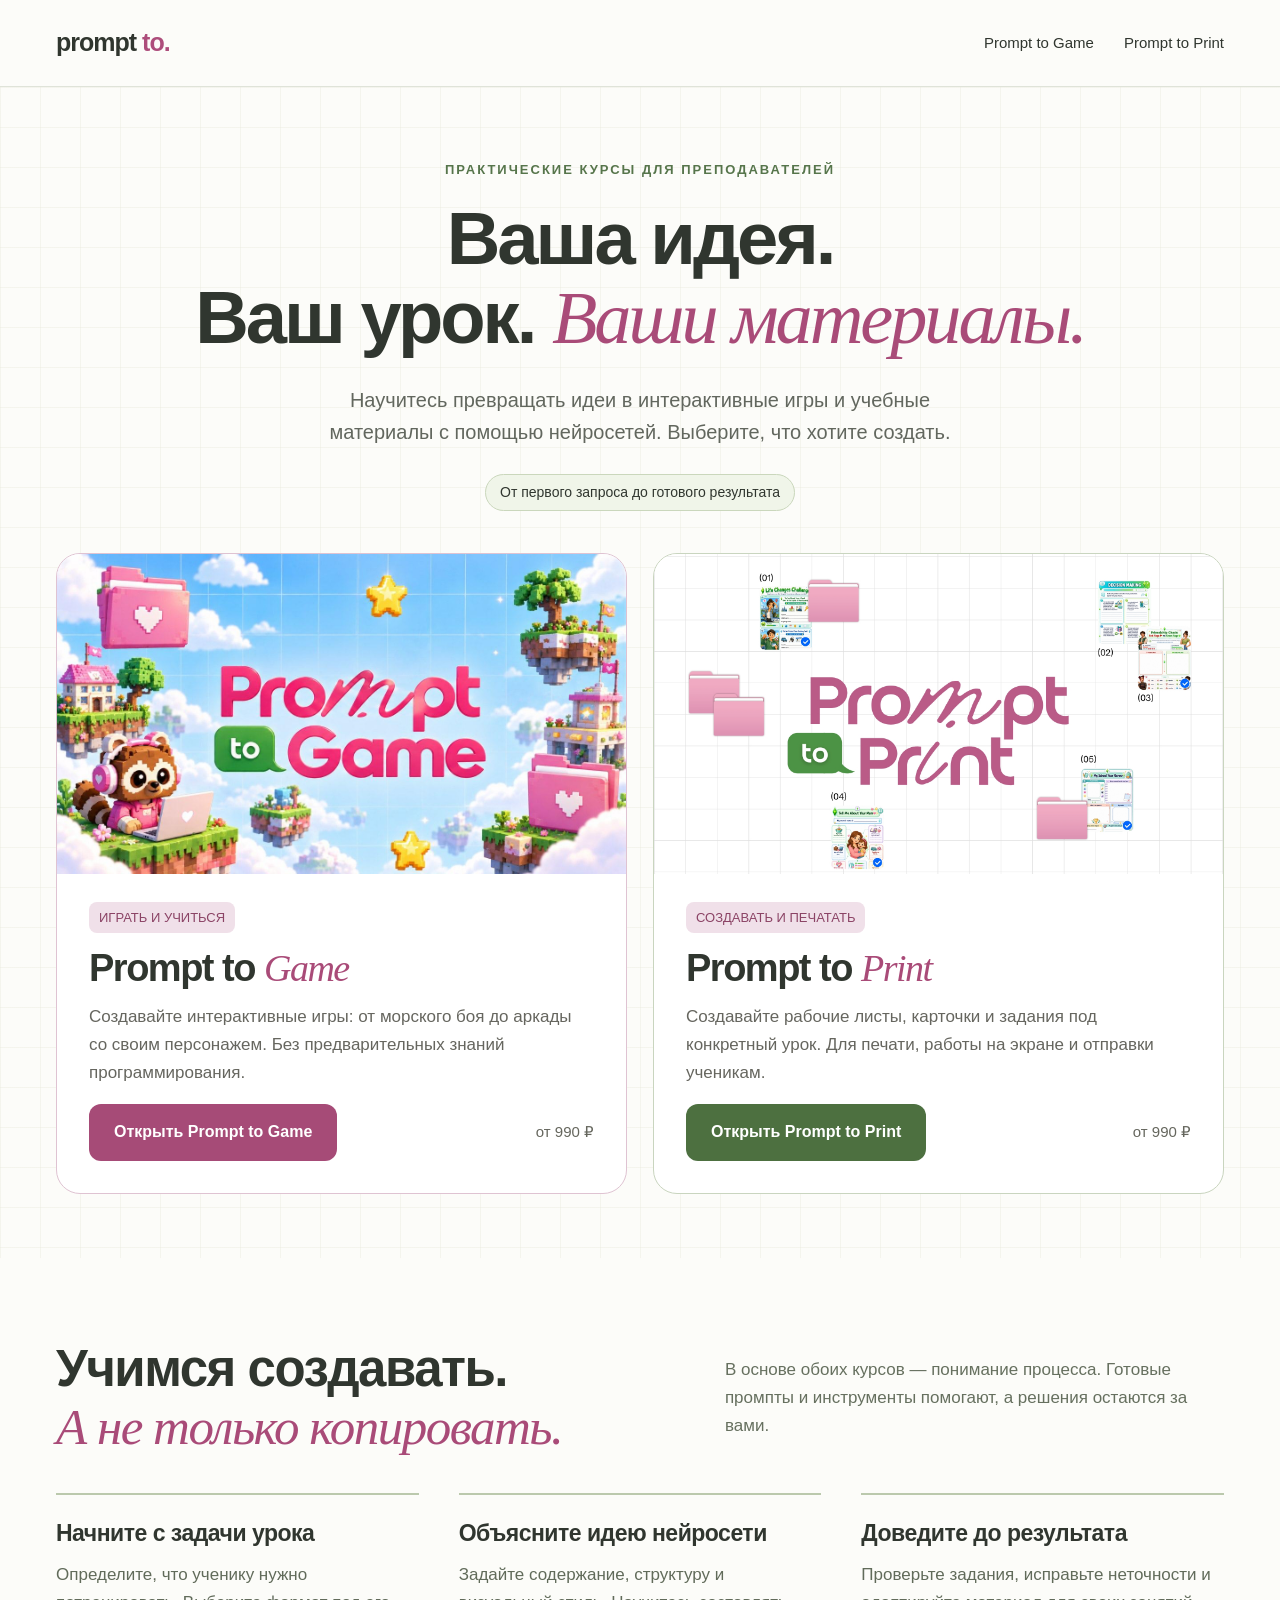
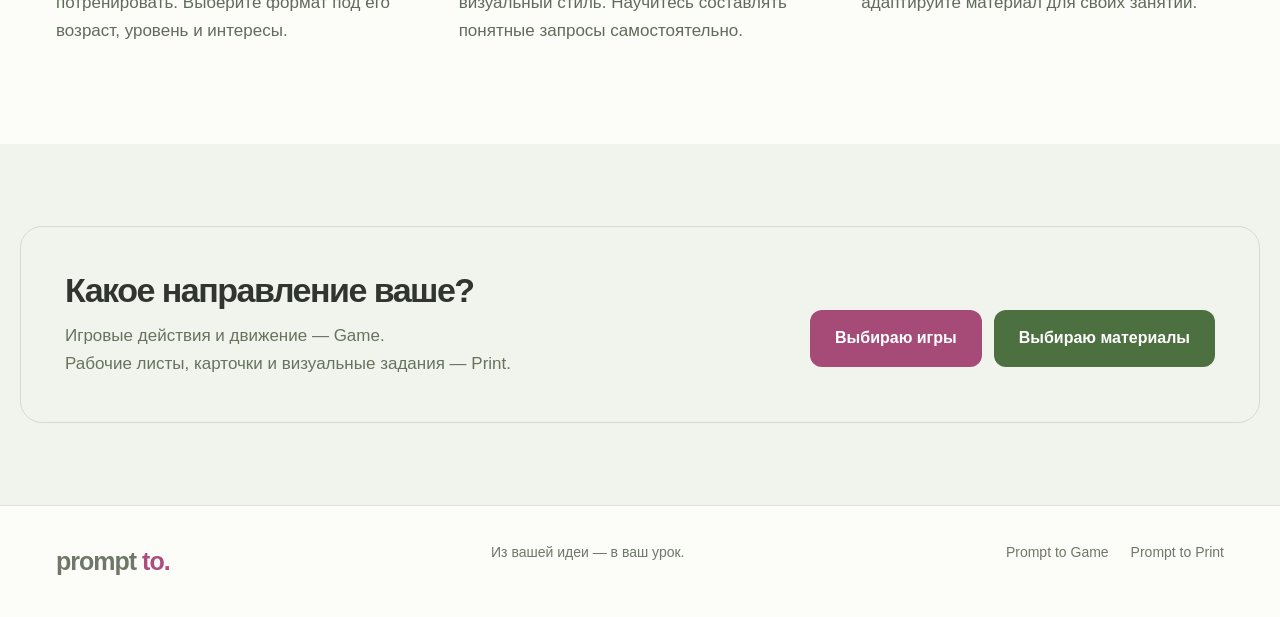
<file: index.html>
<!doctype html><html lang="ru"><head><meta charset="utf-8"><meta name="viewport" content="width=device-width,initial-scale=1"><title>Prompt to — игры и материалы для ваших уроков</title><meta name="description" content="Два курса для преподавателей: создавайте интерактивные игры и учебные материалы с нейросетями. Программы, подарки и тарифы от 990 ₽."><meta name="theme-color" content="#fcfcf9"><meta property="og:title" content="Prompt to — игры и материалы для ваших уроков"><meta property="og:description" content="Два курса для преподавателей: создавайте интерактивные игры и учебные материалы с нейросетями. Программы, подарки и тарифы от 990 ₽."><meta property="og:type" content="website"><link rel="icon" href="assets/icon.svg" type="image/svg+xml"><link rel="stylesheet" href="assets/style.css"><script defer src="assets/site.js"></script></head><body class="home-page"><a class="skip" href="#main">К содержанию</a><header><div class="wrap nav"><a class="logo" href="index.html" aria-label="Prompt to — главная">prompt<i> to.</i></a><button class="mobilemenu" aria-expanded="false" aria-controls="navigation">Меню</button><nav class="navlinks" id="navigation" aria-label="Основная навигация"><a href="game.html">Prompt to Game</a><a href="print.html">Prompt to Print</a></nav></div></header><main id="main"><section class="hero homehero"><div class="wrap"><div class="eyebrow">Практические курсы для преподавателей</div><h1>Ваша идея.<br>Ваш урок. <em>Ваши материалы.</em></h1><p class="lead">Научитесь превращать идеи в интерактивные игры и учебные материалы с помощью нейросетей. Выберите, что хотите создать.</p><span class="tag">От первого запроса до готового результата</span><div class="pathgrid"><article class="path"><div class="art"><img src="assets/game.jpg" alt="Обложка курса Prompt to Game" width="1920" height="1080"></div><div class="pathbody"><span class="pill">ИГРАТЬ И УЧИТЬСЯ</span><h2>Prompt to <em>Game</em></h2><p>Создавайте интерактивные игры: от морского боя до аркады со своим персонажем. Без предварительных знаний программирования.</p><div class="pathfoot"><a class="btn" href="game.html">Открыть Prompt to Game</a><span class="pricefrom">от 990 ₽</span></div></div></article><article class="path print"><div class="art"><img src="assets/print.jpg" alt="Обложка курса Prompt to Print" width="1920" height="1080"></div><div class="pathbody"><span class="pill">СОЗДАВАТЬ И ПЕЧАТАТЬ</span><h2>Prompt to <em>Print</em></h2><p>Создавайте рабочие листы, карточки и задания под конкретный урок. Для печати, работы на экране и отправки ученикам.</p><div class="pathfoot"><a class="btn green" href="print.html">Открыть Prompt to Print</a><span class="pricefrom">от 990 ₽</span></div></div></article></div></div></section><section class="section"><div class="wrap"><div class="sectionhead"><h2>Учимся создавать.<br><em>А не только копировать.</em></h2><p>В основе обоих курсов — понимание процесса. Готовые промпты и инструменты помогают, а решения остаются за вами.</p></div><div class="steps"><article><h3>Начните с задачи урока</h3><p>Определите, что ученику нужно потренировать. Выберите формат под его возраст, уровень и интересы.</p></article><article><h3>Объясните идею нейросети</h3><p>Задайте содержание, структуру и визуальный стиль. Научитесь составлять понятные запросы самостоятельно.</p></article><article><h3>Доведите до результата</h3><p>Проверьте задания, исправьте неточности и адаптируйте материал для своих занятий.</p></article></div></div></section><section class="section soft"><div class="wrap closing"><div><h2>Какое направление ваше?</h2><p>Игровые действия и движение — Game.<br>Рабочие листы, карточки и визуальные задания — Print.</p></div><div class="actions"><a class="btn" href="game.html">Выбираю игры</a><a class="btn green" href="print.html">Выбираю материалы</a></div></div></section></main><footer><div class="wrap foot"><a class="logo" href="index.html">prompt<i> to.</i></a><span>Из вашей идеи — в ваш урок.</span><div><a href="game.html">Prompt to Game</a><a href="print.html">Prompt to Print</a></div></div></footer></body></html>
</file>
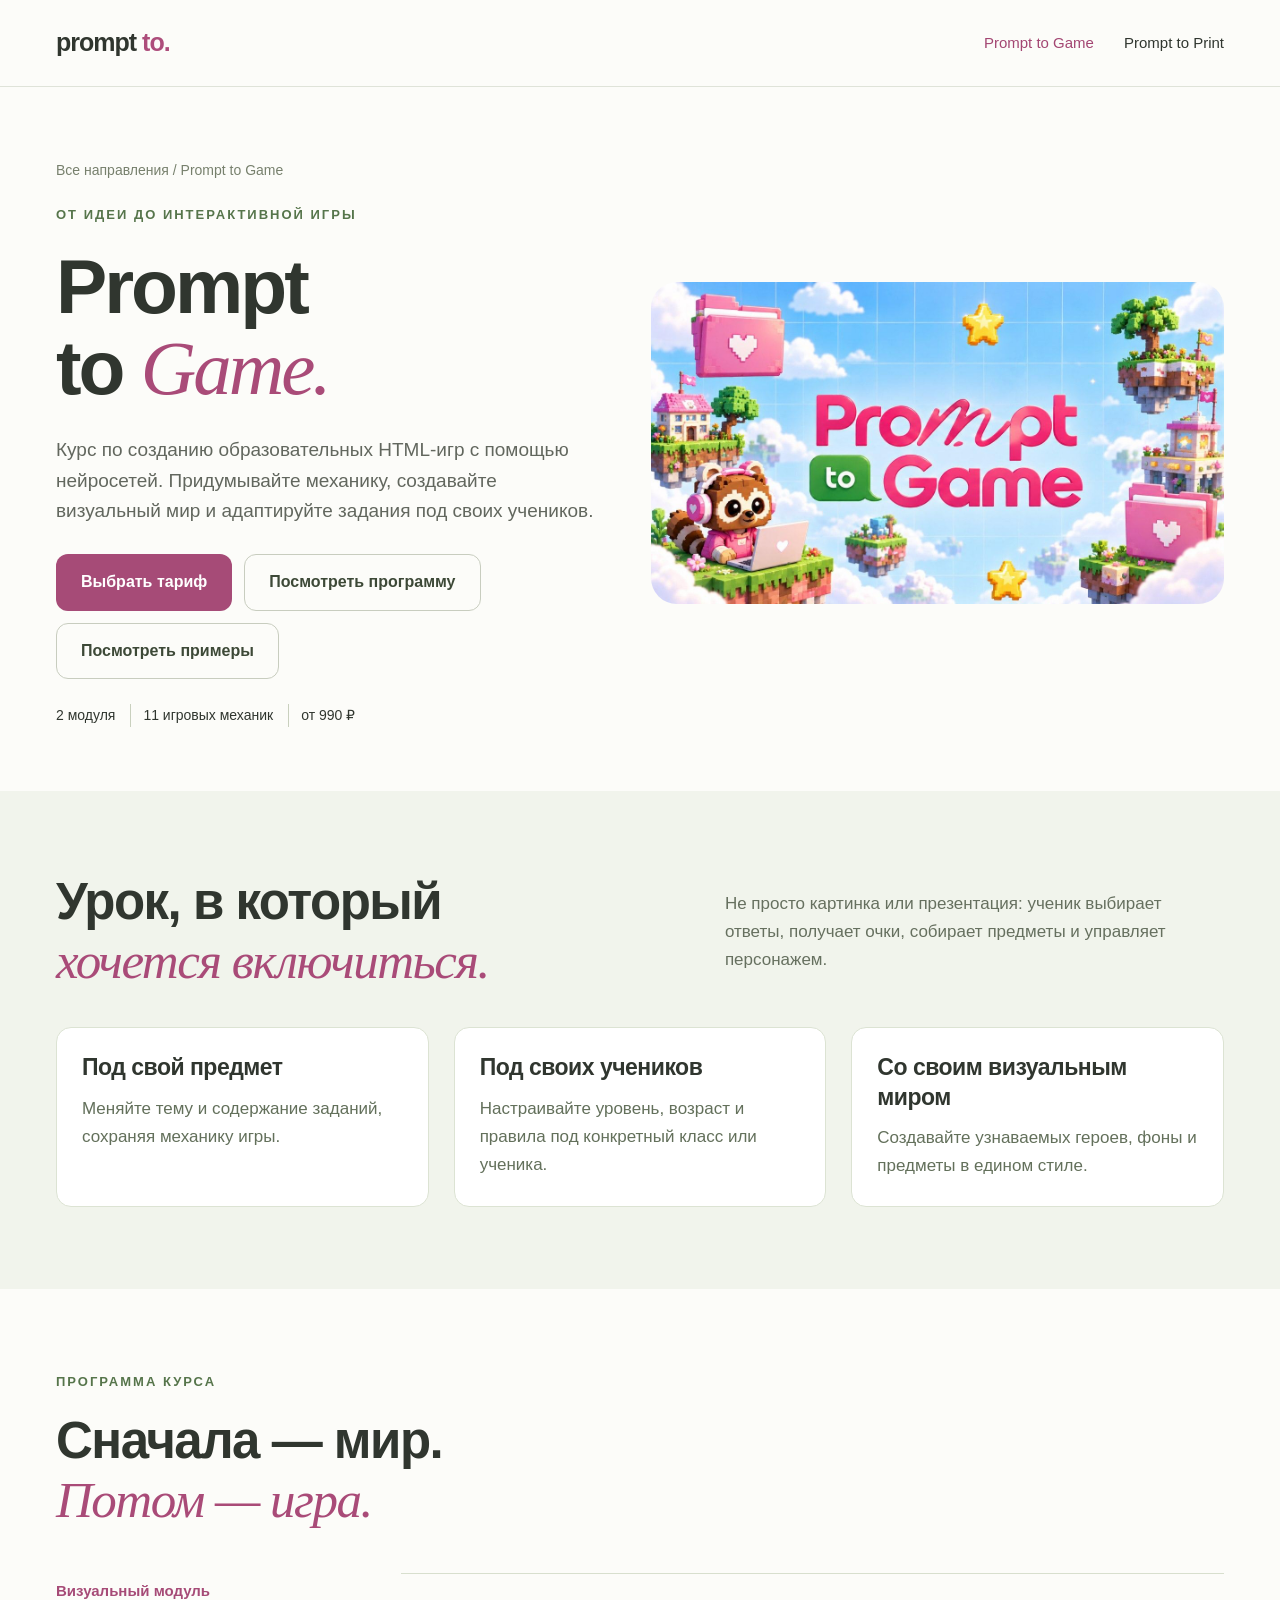
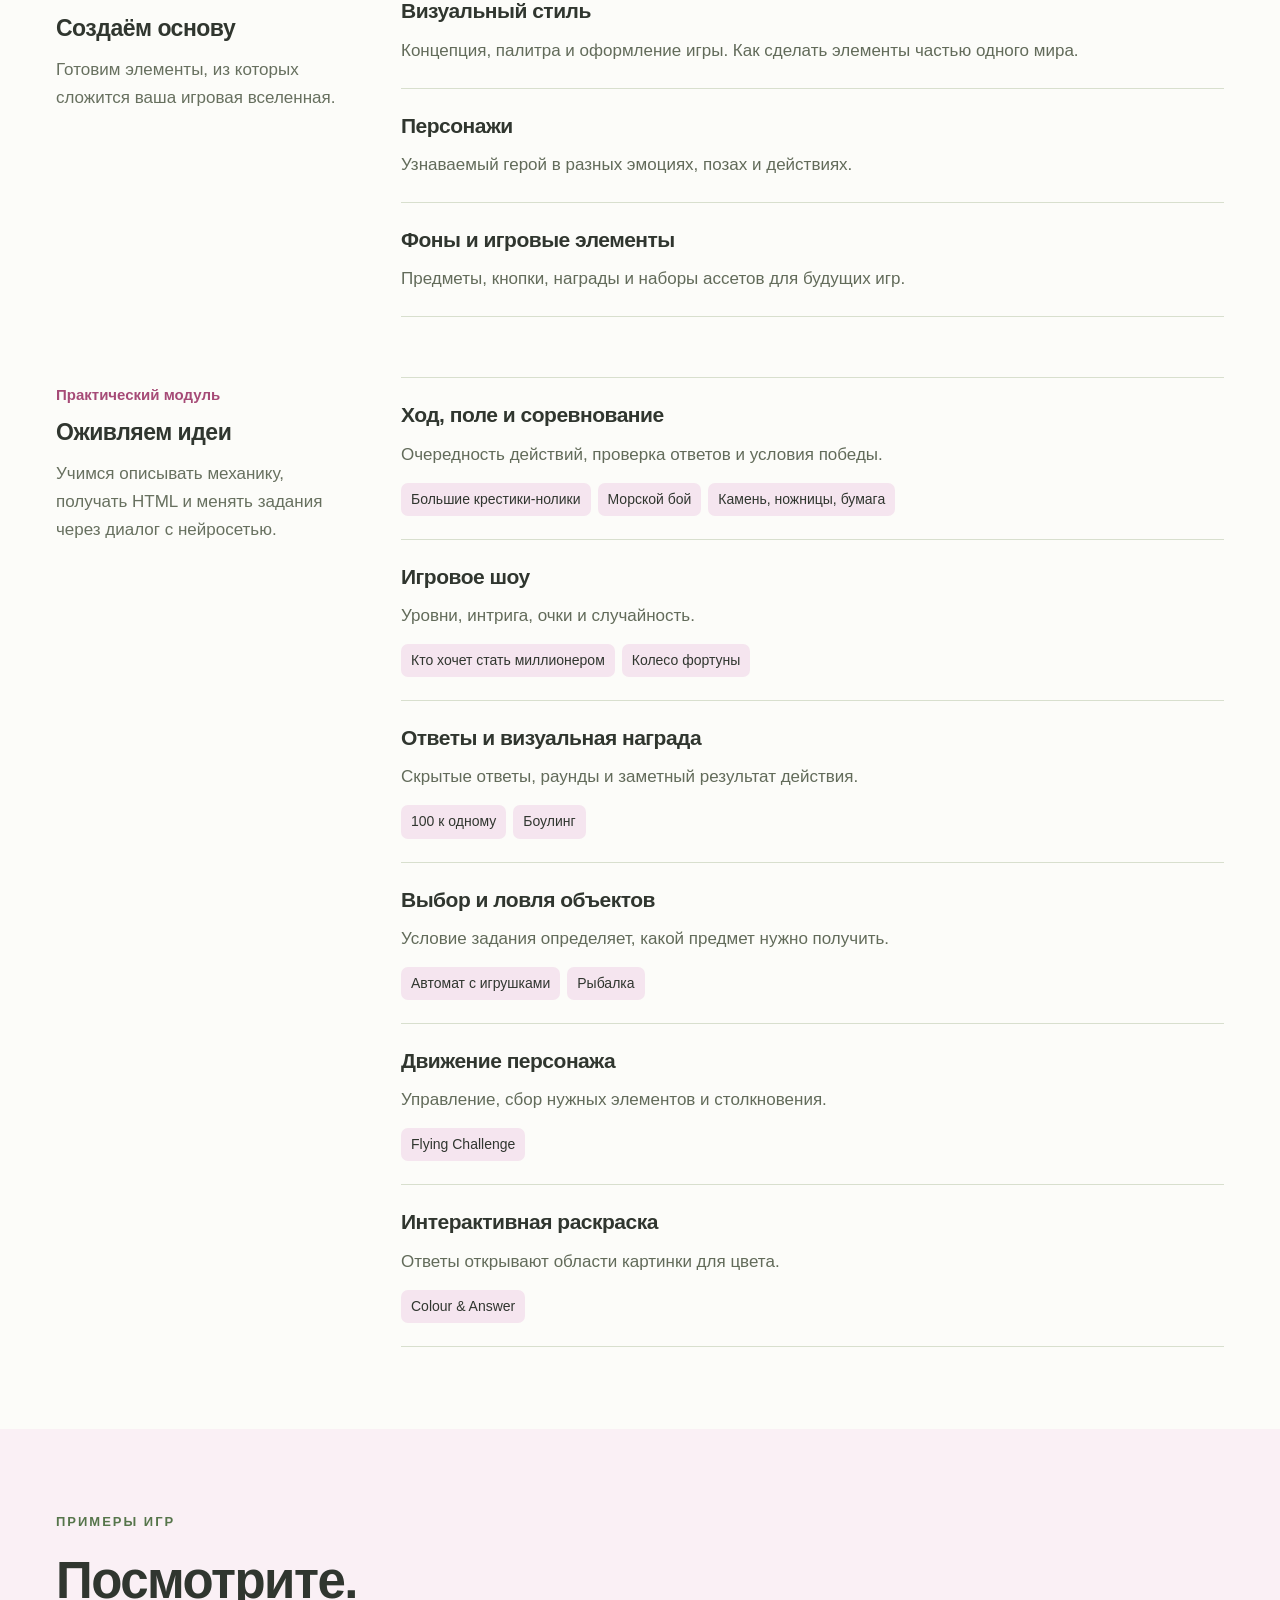
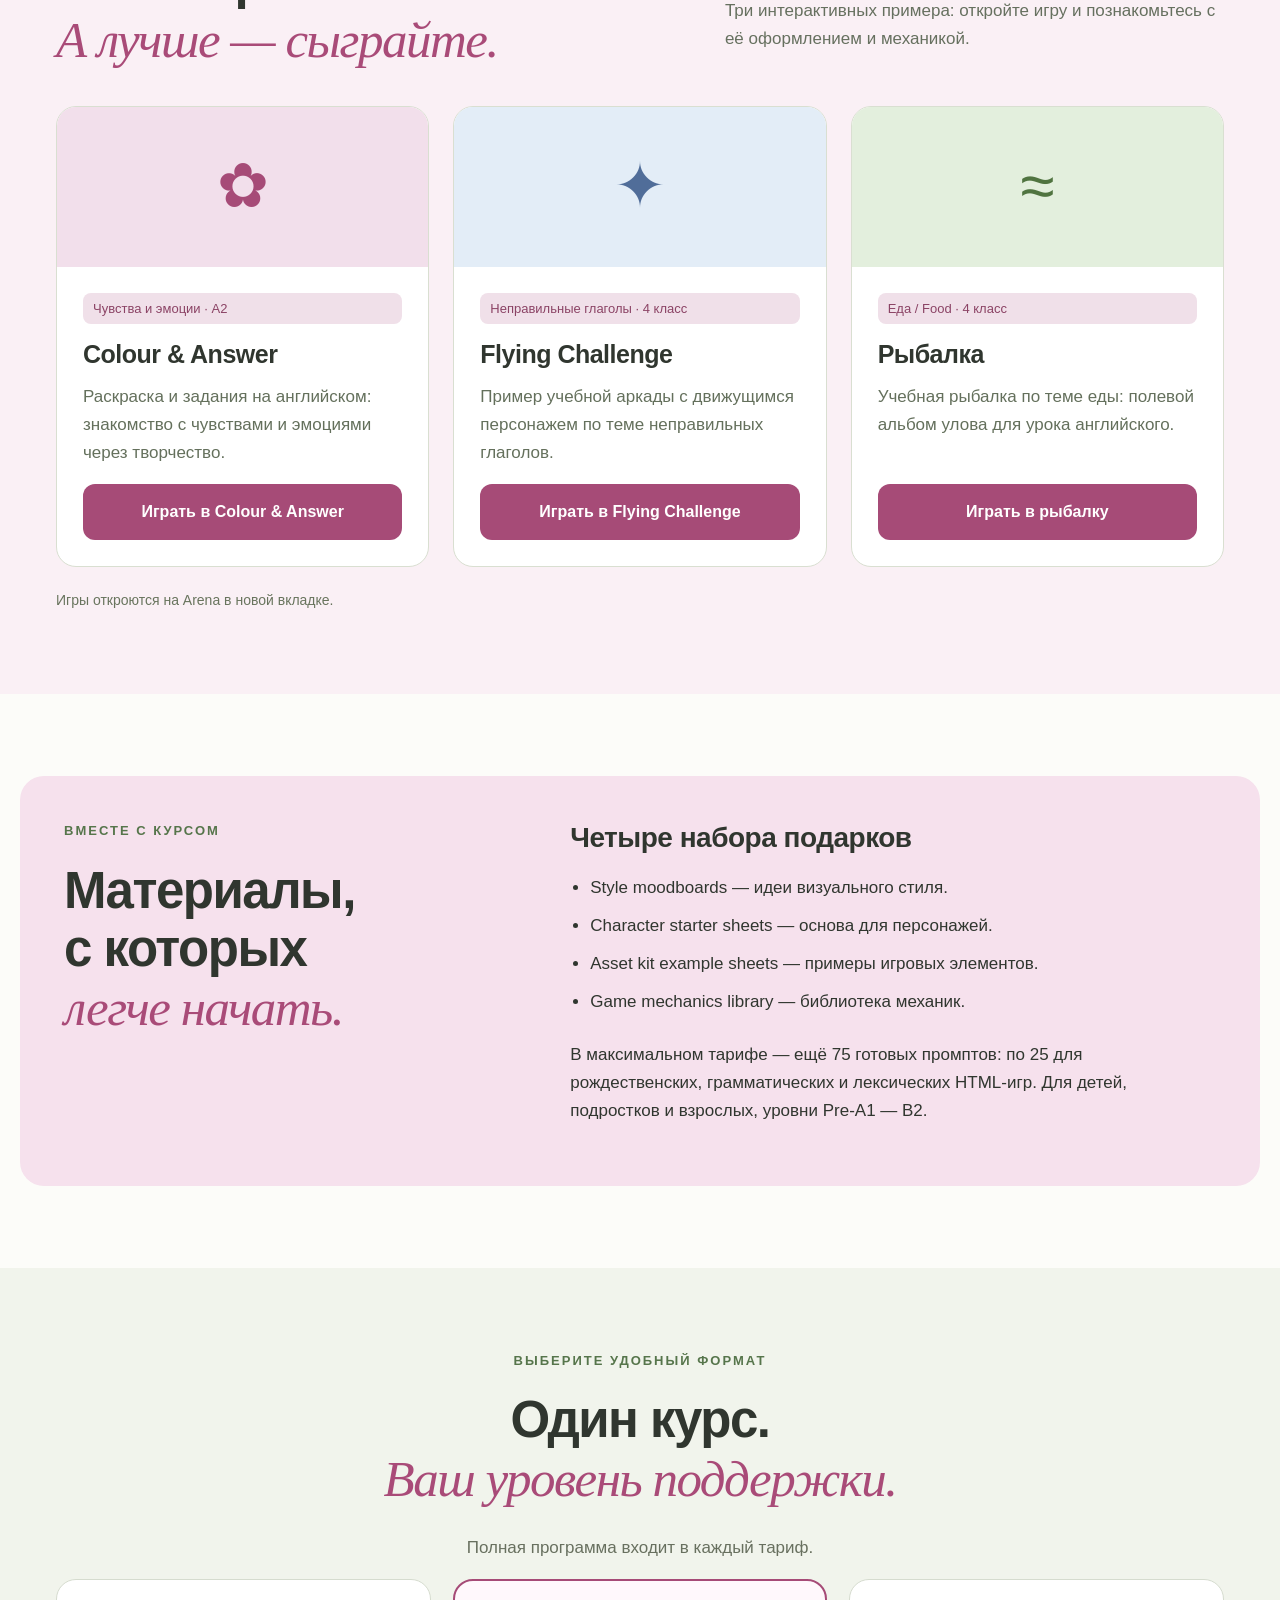
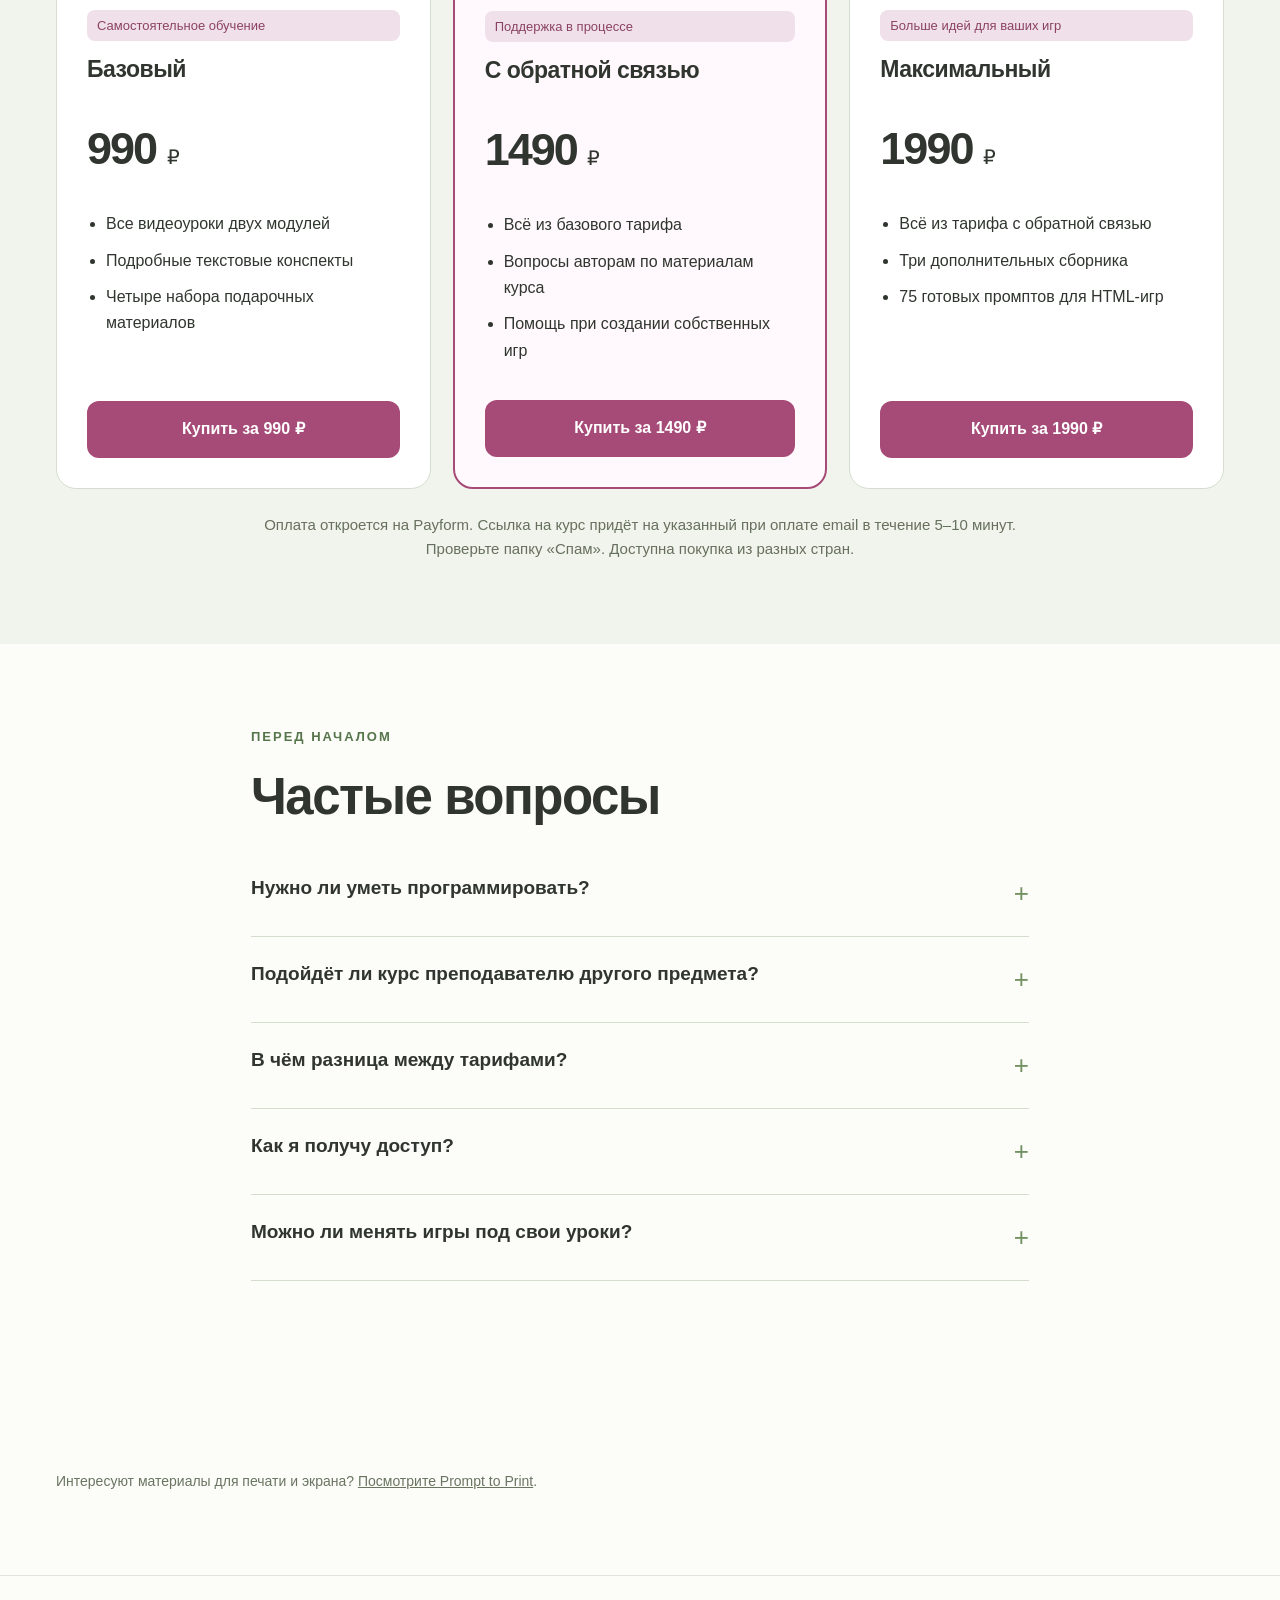
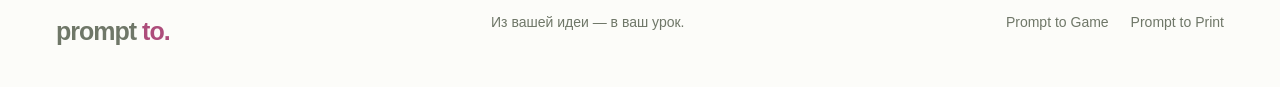
<file: game.html>
<!doctype html><html lang="ru"><head><meta charset="utf-8"><meta name="viewport" content="width=device-width,initial-scale=1"><title>Prompt to Game — создавайте игры для уроков</title><meta name="description" content="Практический курс по созданию интерактивных образовательных игр с нейросетями. Два модуля, 11 механик, подарки. Тарифы от 990 ₽."><meta name="theme-color" content="#fcfcf9"><meta property="og:title" content="Prompt to Game — создавайте игры для уроков"><meta property="og:description" content="Практический курс по созданию интерактивных образовательных игр с нейросетями. Два модуля, 11 механик, подарки. Тарифы от 990 ₽."><meta property="og:type" content="website"><link rel="icon" href="assets/icon.svg" type="image/svg+xml"><link rel="stylesheet" href="assets/style.css"><script defer src="assets/site.js"></script></head><body class="game-page"><a class="skip" href="#main">К содержанию</a><header><div class="wrap nav"><a class="logo" href="index.html" aria-label="Prompt to — главная">prompt<i> to.</i></a><button class="mobilemenu" aria-expanded="false" aria-controls="navigation">Меню</button><nav class="navlinks" id="navigation" aria-label="Основная навигация"><a href="game.html" aria-current="page">Prompt to Game</a><a href="print.html">Prompt to Print</a></nav></div></header><main id="main"><section class="hero"><div class="wrap coursehero"><div><div class="crumb"><a href="index.html">Все направления</a> / Prompt to Game</div><div class="eyebrow">От идеи до интерактивной игры</div><h1>Prompt<br>to <em>Game.</em></h1><p class="lead">Курс по созданию образовательных HTML-игр с помощью нейросетей. Придумывайте механику, создавайте визуальный мир и адаптируйте задания под своих учеников.</p><div class="actions"><a class="btn" href="#prices">Выбрать тариф</a><a class="btn ghost" href="#program">Посмотреть программу</a><a class="btn ghost" href="#examples">Посмотреть примеры</a></div><div class="stats"><span>2 модуля</span><span>11 игровых механик</span><span>от 990 ₽</span></div></div><figure style="margin:0"><img src="assets/game.jpg" width="1920" height="1080" alt="Обложка курса Prompt to Game"></figure></div></section><section class="section soft"><div class="wrap"><div class="sectionhead"><h2>Урок, в который<br><em>хочется включиться.</em></h2><p>Не просто картинка или презентация: ученик выбирает ответы, получает очки, собирает предметы и управляет персонажем.</p></div><div class="listgrid"><article><h3>Под свой предмет</h3><p>Меняйте тему и содержание заданий, сохраняя механику игры.</p></article><article><h3>Под своих учеников</h3><p>Настраивайте уровень, возраст и правила под конкретный класс или ученика.</p></article><article><h3>Со своим визуальным миром</h3><p>Создавайте узнаваемых героев, фоны и предметы в едином стиле.</p></article></div></div></section><section class="section" id="program"><div class="wrap"><div class="eyebrow">Программа курса</div><h2>Сначала — мир.<br><em>Потом — игра.</em></h2><div class="curriculum" style="margin-top:44px"><aside class="moduleintro"><div class="modulelabel">Визуальный модуль</div><h3>Создаём основу</h3><p>Готовим элементы, из которых сложится ваша игровая вселенная.</p></aside><div><article class="lesson"><h3>Визуальный стиль</h3><p>Концепция, палитра и оформление игры. Как сделать элементы частью одного мира.</p></article><article class="lesson"><h3>Персонажи</h3><p>Узнаваемый герой в разных эмоциях, позах и действиях.</p></article><article class="lesson"><h3>Фоны и игровые элементы</h3><p>Предметы, кнопки, награды и наборы ассетов для будущих игр.</p></article></div></div><div class="curriculum" style="margin-top:60px"><aside class="moduleintro"><div class="modulelabel">Практический модуль</div><h3>Оживляем идеи</h3><p>Учимся описывать механику, получать HTML и менять задания через диалог с нейросетью.</p></aside><div><article class="lesson"><h3>Ход, поле и соревнование</h3><p>Очередность действий, проверка ответов и условия победы.</p><div class="gamelist"><span>Большие крестики-нолики</span><span>Морской бой</span><span>Камень, ножницы, бумага</span></div></article><article class="lesson"><h3>Игровое шоу</h3><p>Уровни, интрига, очки и случайность.</p><div class="gamelist"><span>Кто хочет стать миллионером</span><span>Колесо фортуны</span></div></article><article class="lesson"><h3>Ответы и визуальная награда</h3><p>Скрытые ответы, раунды и заметный результат действия.</p><div class="gamelist"><span>100 к одному</span><span>Боулинг</span></div></article><article class="lesson"><h3>Выбор и ловля объектов</h3><p>Условие задания определяет, какой предмет нужно получить.</p><div class="gamelist"><span>Автомат с игрушками</span><span>Рыбалка</span></div></article><article class="lesson"><h3>Движение персонажа</h3><p>Управление, сбор нужных элементов и столкновения.</p><div class="gamelist"><span>Flying Challenge</span></div></article><article class="lesson"><h3>Интерактивная раскраска</h3><p>Ответы открывают области картинки для цвета.</p><div class="gamelist"><span>Colour & Answer</span></div></article></div></div></div></section><section class="section rose" id="examples"><div class="wrap"><div class="sectionhead"><div><div class="eyebrow">Примеры игр</div><h2>Посмотрите.<br><em>А лучше — сыграйте.</em></h2></div><p>Три интерактивных примера: откройте игру и познакомьтесь с её оформлением и механикой.</p></div><div class="examples-grid"><article class="example-card"><div class="example-art" aria-hidden="true">✿</div><div class="example-body"><span class="pill">Чувства и эмоции · A2</span><h3>Colour & Answer</h3><p>Раскраска и задания на английском: знакомство с чувствами и эмоциями через творчество.</p><a class="btn" href="https://01a15fbd-ebf7-7732-b50b-128b60de4f61.arena.site" target="_blank" rel="noopener" aria-label="Играть в Colour & Answer — откроется в новой вкладке">Играть в Colour & Answer</a></div></article><article class="example-card"><div class="example-art" aria-hidden="true">✦</div><div class="example-body"><span class="pill">Неправильные глаголы · 4 класс</span><h3>Flying Challenge</h3><p>Пример учебной аркады с движущимся персонажем по теме неправильных глаголов.</p><a class="btn" href="https://01a16295-f1ed-7a11-8496-7fe5db6612fb.arena.site" target="_blank" rel="noopener" aria-label="Играть в Flying Challenge — откроется в новой вкладке">Играть в Flying Challenge</a></div></article><article class="example-card"><div class="example-art" aria-hidden="true">≈</div><div class="example-body"><span class="pill">Еда / Food · 4 класс</span><h3>Рыбалка</h3><p>Учебная рыбалка по теме еды: полевой альбом улова для урока английского.</p><a class="btn" href="https://01a162c4-cff9-7174-a145-2c2153482e9f.arena.site" target="_blank" rel="noopener" aria-label="Играть в рыбалку — откроется в новой вкладке">Играть в рыбалку</a></div></article></div><p class="examples-note">Игры откроются на Arena в новой вкладке.</p></div></section><section class="section"><div class="wrap gift rosy"><div><div class="eyebrow">Вместе с курсом</div><h2>Материалы,<br>с которых<br><em>легче начать.</em></h2></div><div><h3>Четыре набора подарков</h3><ul><li>Style moodboards — идеи визуального стиля.</li><li>Character starter sheets — основа для персонажей.</li><li>Asset kit example sheets — примеры игровых элементов.</li><li>Game mechanics library — библиотека механик.</li></ul><p style="margin-top:20px">В максимальном тарифе — ещё 75 готовых промптов: по 25 для рождественских, грамматических и лексических HTML-игр. Для детей, подростков и взрослых, уровни Pre-A1 — B2.</p></div></div></section><section class="section soft" id="prices"><div class="wrap"><div class="center"><div class="eyebrow">Выберите удобный формат</div><h2>Один курс.<br><em>Ваш уровень поддержки.</em></h2><p class="muted">Полная программа входит в каждый тариф.</p></div><div class="prices "><article class="pricecard "><span class="pill">Самостоятельное обучение</span><h3>Базовый</h3><div class="price">990 <span>₽</span></div><ul><li>Все видеоуроки двух модулей</li><li>Подробные текстовые конспекты</li><li>Четыре набора подарочных материалов</li></ul><a class="btn" href="https://payform.ru/r7d6Pou/" target="_blank" rel="noopener" aria-label="Купить Prompt to Game, Базовый, 990 рублей">Купить за 990 ₽</a></article><article class="pricecard featured"><span class="pill">Поддержка в процессе</span><h3>С обратной связью</h3><div class="price">1490 <span>₽</span></div><ul><li>Всё из базового тарифа</li><li>Вопросы авторам по материалам курса</li><li>Помощь при создании собственных игр</li></ul><a class="btn" href="https://payform.ru/sed6Pp8/" target="_blank" rel="noopener" aria-label="Купить Prompt to Game, С обратной связью, 1490 рублей">Купить за 1490 ₽</a></article><article class="pricecard "><span class="pill">Больше идей для ваших игр</span><h3>Максимальный</h3><div class="price">1990 <span>₽</span></div><ul><li>Всё из тарифа с обратной связью</li><li>Три дополнительных сборника</li><li>75 готовых промптов для HTML-игр</li></ul><a class="btn" href="https://payform.ru/tjd6PpK/" target="_blank" rel="noopener" aria-label="Купить Prompt to Game, Максимальный, 1990 рублей">Купить за 1990 ₽</a></article></div><p class="paynote">Оплата откроется на Payform. Ссылка на курс придёт на указанный при оплате email в течение 5–10 минут. Проверьте папку «Спам». Доступна покупка из разных стран.</p></div></section><section class="section"><div class="wrap faq"><div class="eyebrow">Перед началом</div><h2>Частые вопросы</h2><details><summary>Нужно ли уметь программировать?</summary><p>Предварительные знания программирования не нужны. На курсе вы учитесь объяснять нейросети правила игры, проверять результат и просить доработки.</p></details><details><summary>Подойдёт ли курс преподавателю другого предмета?</summary><p>Да. Курс рассчитан на преподавателей разных предметов и репетиторов. Учебное содержание можно менять под свои темы, возраст и уровень учеников.</p></details><details><summary>В чём разница между тарифами?</summary><p>Во всех трёх — полная программа, конспекты и четыре набора подарков. Тариф за 1490 ₽ добавляет обратную связь, а максимальный за 1990 ₽ — также три сборника с 75 промптами.</p></details><details><summary>Как я получу доступ?</summary><p>Ссылка придёт на email в течение 5–10 минут после оплаты. Если письма нет, проверьте папку «Спам».</p></details><details><summary>Можно ли менять игры под свои уроки?</summary><p>Да. Вы учитесь менять задания, правила и оформление, а также придумывать собственные форматы на основе изученных механик.</p></details></div></section><section class="section"><p class="wrap mini" style="margin-top:25px">Интересуют материалы для печати и экрана? <a style="text-decoration:underline" href="print.html">Посмотрите Prompt to Print</a>.</p></section></main><footer><div class="wrap foot"><a class="logo" href="index.html">prompt<i> to.</i></a><span>Из вашей идеи — в ваш урок.</span><div><a href="game.html">Prompt to Game</a><a href="print.html">Prompt to Print</a></div></div></footer></body></html>
</file>
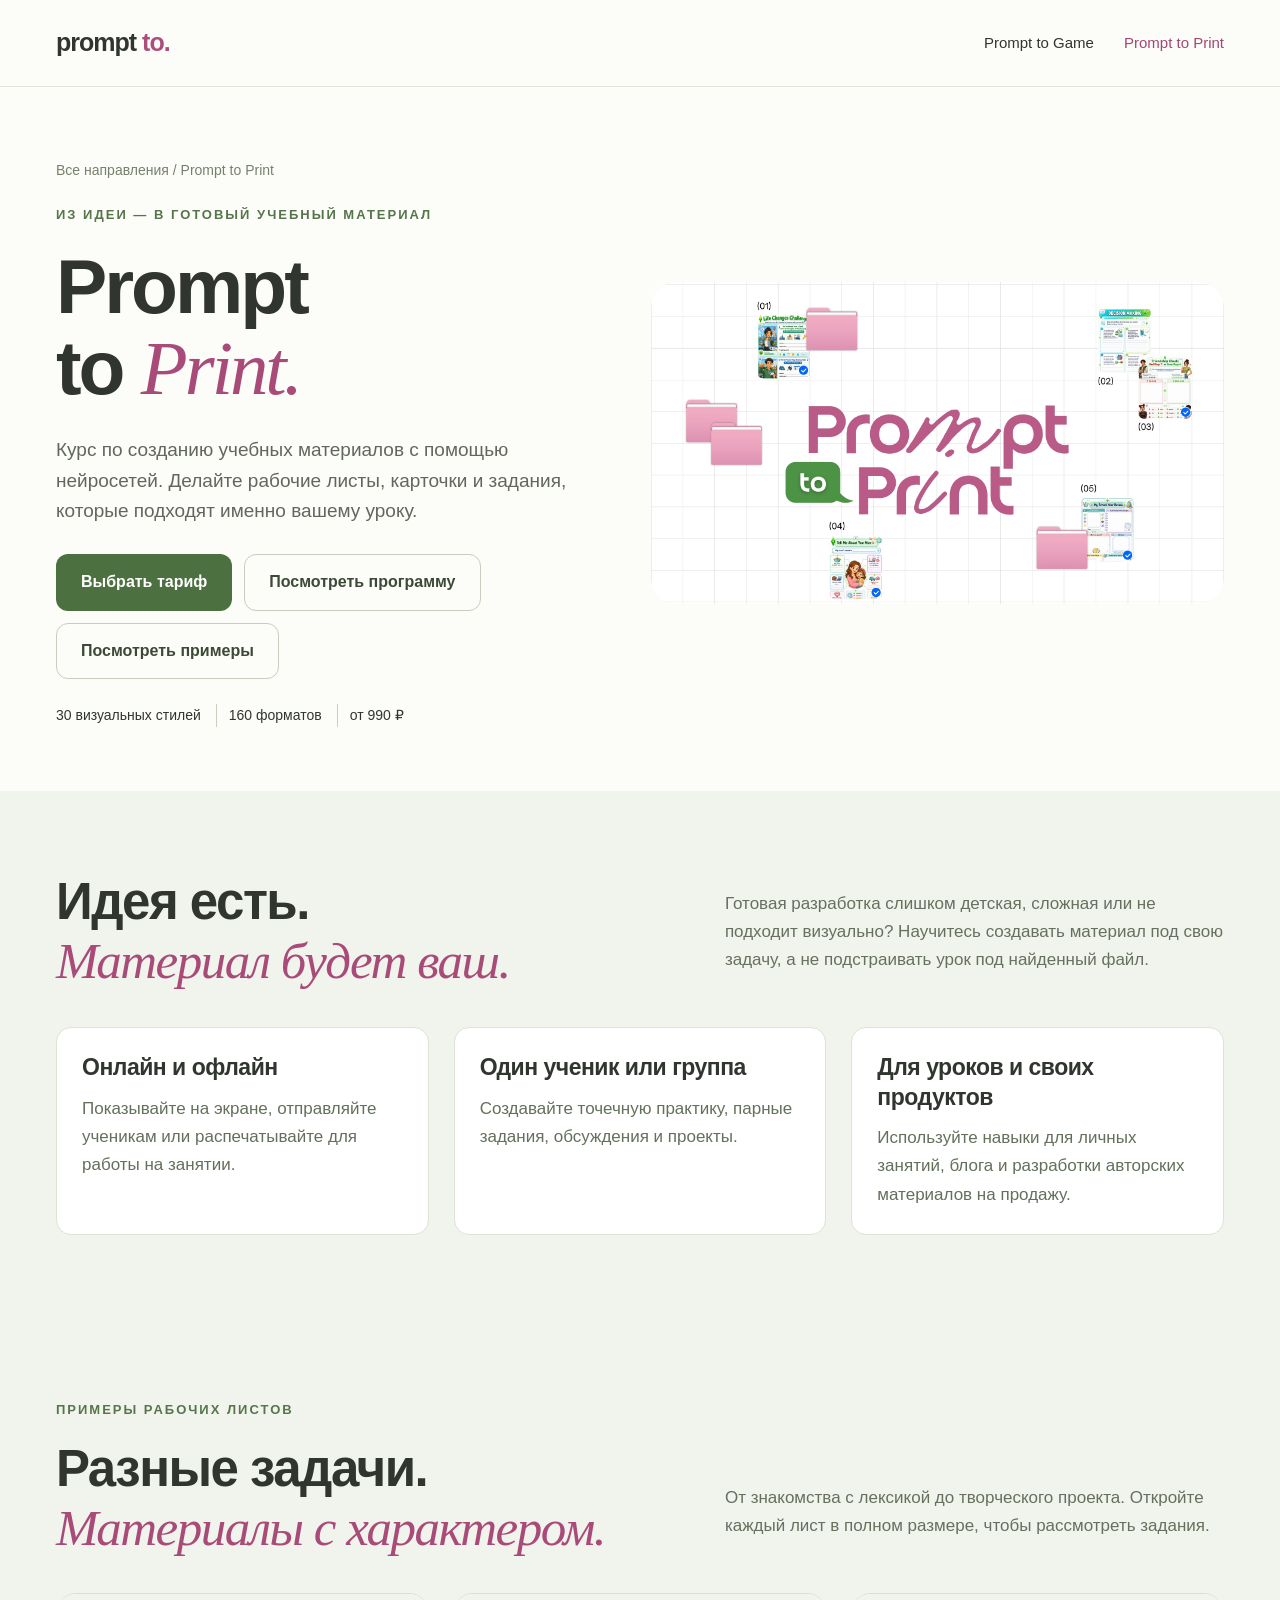
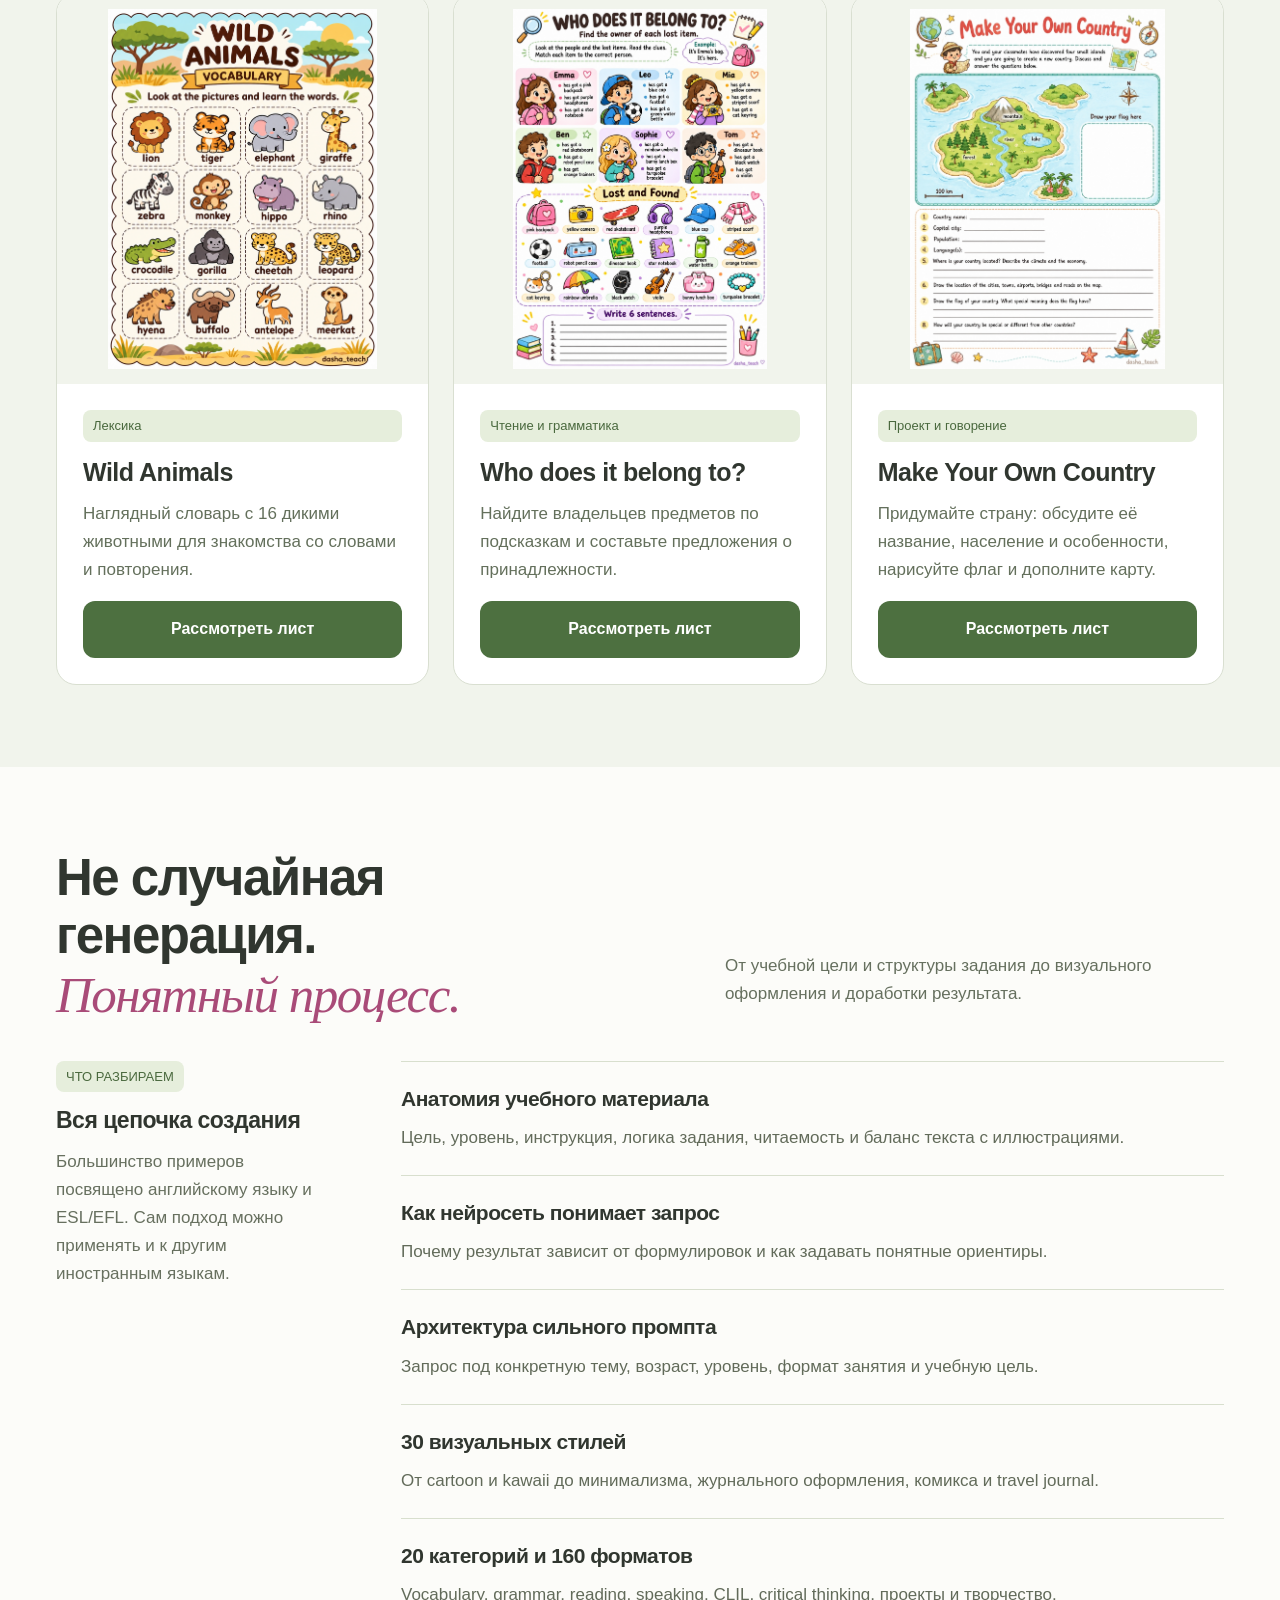
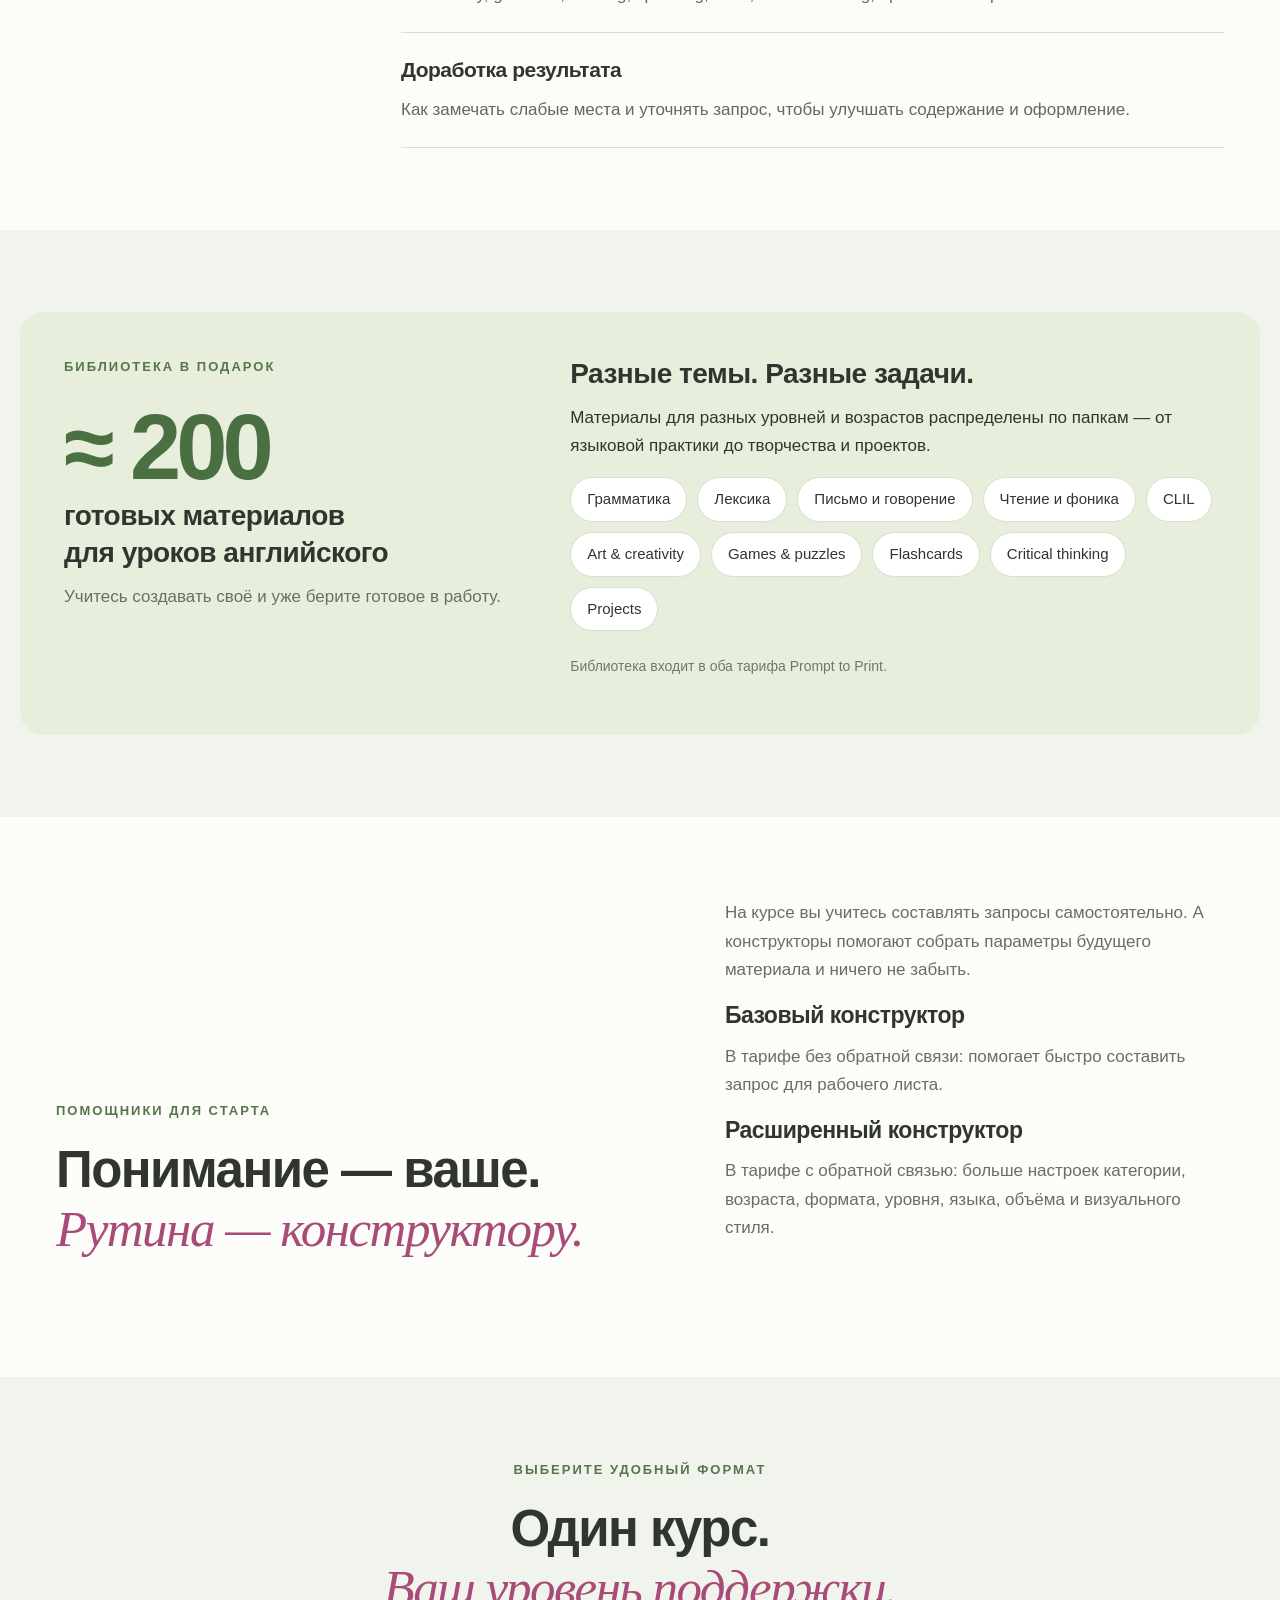
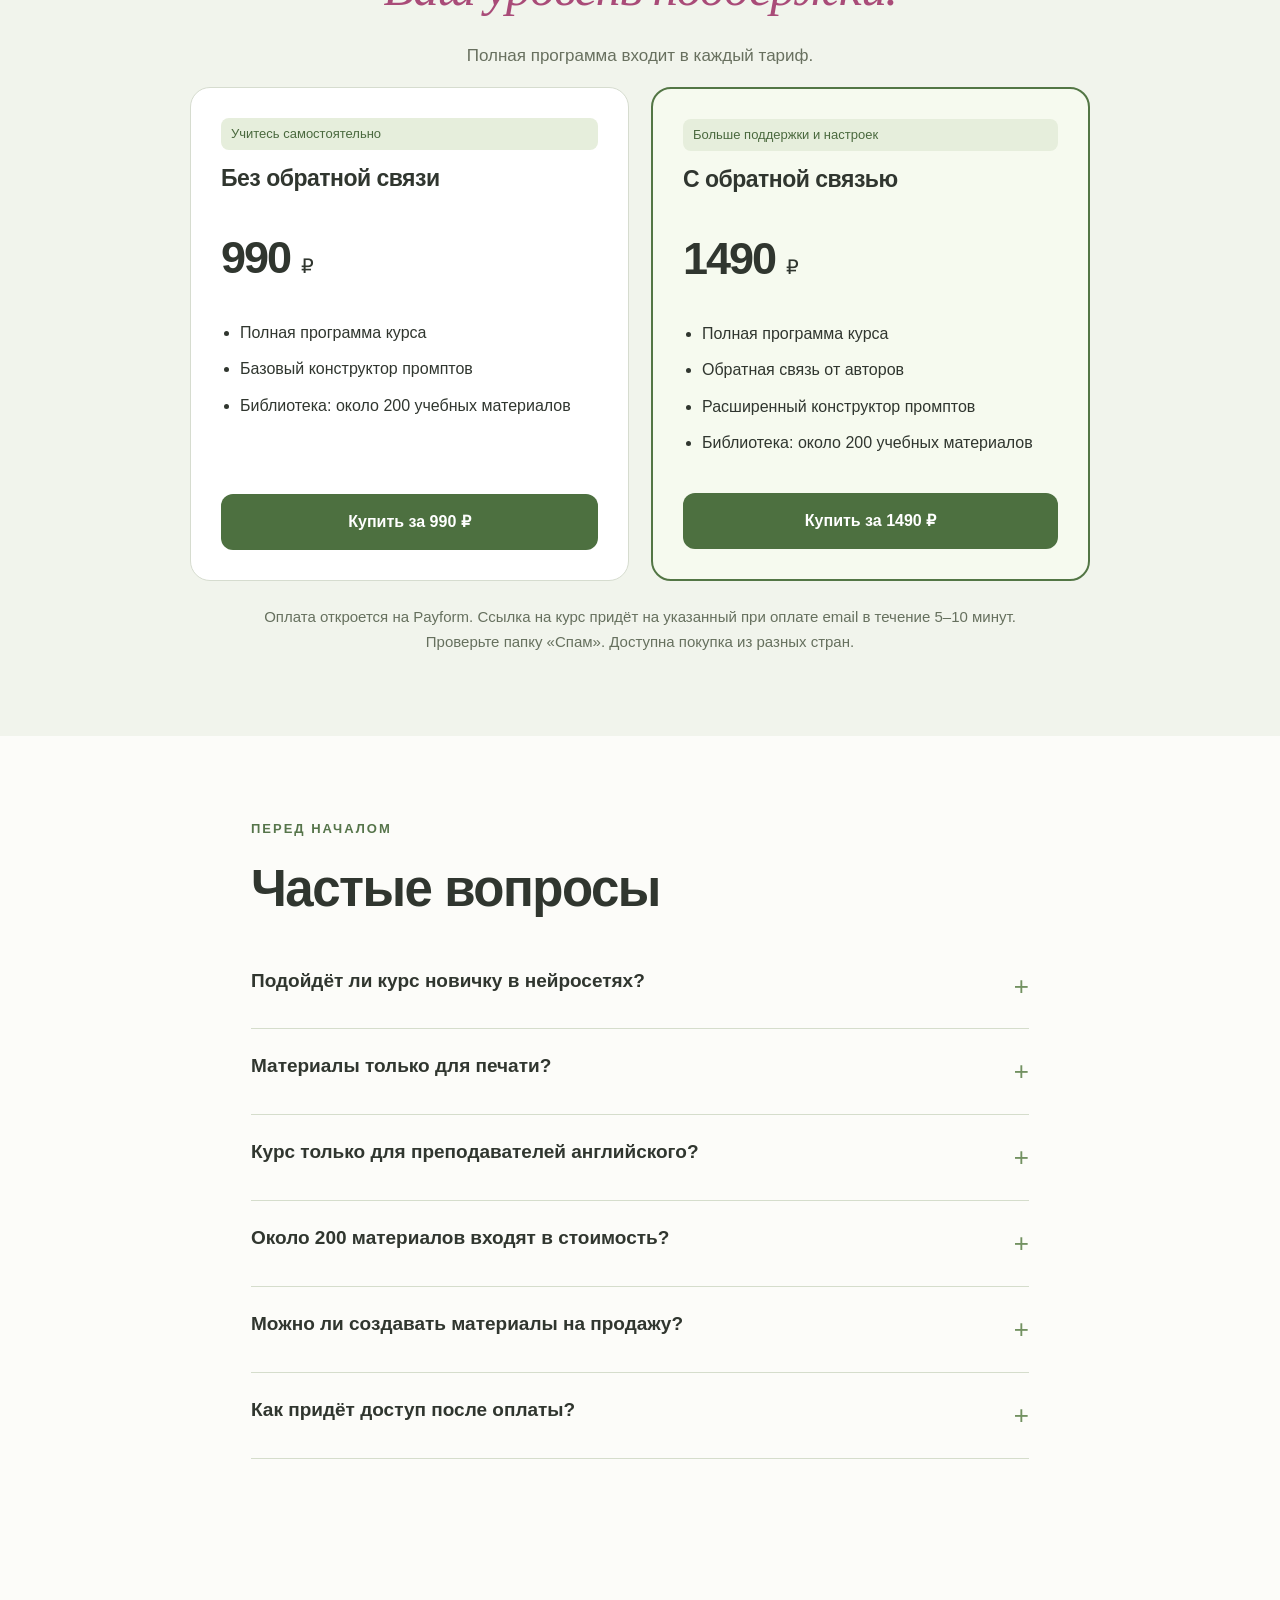
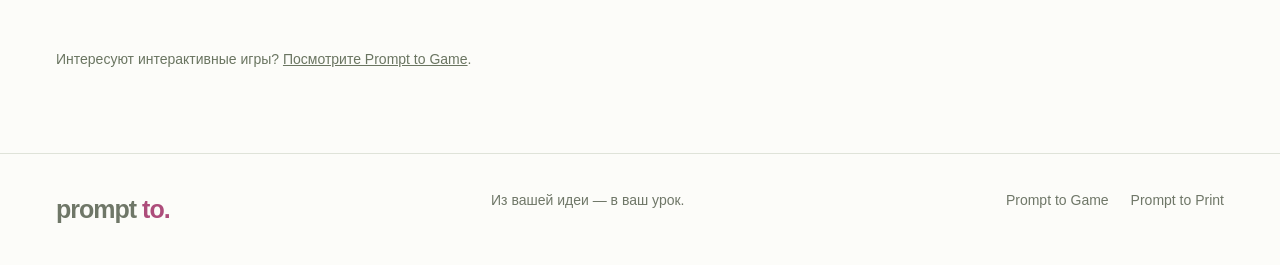
<file: print.html>
<!doctype html><html lang="ru"><head><meta charset="utf-8"><meta name="viewport" content="width=device-width,initial-scale=1"><title>Prompt to Print — создавайте материалы для уроков</title><meta name="description" content="Курс по созданию учебных материалов с нейросетями: 30 стилей, 160 форматов, конструкторы и около 200 материалов в подарок. От 990 ₽."><meta name="theme-color" content="#fcfcf9"><meta property="og:title" content="Prompt to Print — создавайте материалы для уроков"><meta property="og:description" content="Курс по созданию учебных материалов с нейросетями: 30 стилей, 160 форматов, конструкторы и около 200 материалов в подарок. От 990 ₽."><meta property="og:type" content="website"><link rel="icon" href="assets/icon.svg" type="image/svg+xml"><link rel="stylesheet" href="assets/style.css"><script defer src="assets/site.js"></script></head><body class="print-page"><a class="skip" href="#main">К содержанию</a><header><div class="wrap nav"><a class="logo" href="index.html" aria-label="Prompt to — главная">prompt<i> to.</i></a><button class="mobilemenu" aria-expanded="false" aria-controls="navigation">Меню</button><nav class="navlinks" id="navigation" aria-label="Основная навигация"><a href="game.html">Prompt to Game</a><a href="print.html" aria-current="page">Prompt to Print</a></nav></div></header><main id="main"><section class="hero"><div class="wrap coursehero"><div><div class="crumb"><a href="index.html">Все направления</a> / Prompt to Print</div><div class="eyebrow">Из идеи — в готовый учебный материал</div><h1>Prompt<br>to <em>Print.</em></h1><p class="lead">Курс по созданию учебных материалов с помощью нейросетей. Делайте рабочие листы, карточки и задания, которые подходят именно вашему уроку.</p><div class="actions"><a class="btn" href="#prices">Выбрать тариф</a><a class="btn ghost" href="#program">Посмотреть программу</a><a class="btn ghost" href="#examples">Посмотреть примеры</a></div><div class="stats"><span>30 визуальных стилей</span><span>160 форматов</span><span>от 990 ₽</span></div></div><figure style="margin:0"><img src="assets/print.jpg" width="1920" height="1080" alt="Обложка курса Prompt to Print"></figure></div></section><section class="section soft"><div class="wrap"><div class="sectionhead"><h2>Идея есть.<br><em>Материал будет ваш.</em></h2><p>Готовая разработка слишком детская, сложная или не подходит визуально? Научитесь создавать материал под свою задачу, а не подстраивать урок под найденный файл.</p></div><div class="listgrid"><article><h3>Онлайн и офлайн</h3><p>Показывайте на экране, отправляйте ученикам или распечатывайте для работы на занятии.</p></article><article><h3>Один ученик или группа</h3><p>Создавайте точечную практику, парные задания, обсуждения и проекты.</p></article><article><h3>Для уроков и своих продуктов</h3><p>Используйте навыки для личных занятий, блога и разработки авторских материалов на продажу.</p></article></div></div></section><section class="section soft" id="examples"><div class="wrap"><div class="sectionhead"><div><div class="eyebrow">Примеры рабочих листов</div><h2>Разные задачи.<br><em>Материалы с характером.</em></h2></div><p>От знакомства с лексикой до творческого проекта. Откройте каждый лист в полном размере, чтобы рассмотреть задания.</p></div><div class="examples-grid"><article class="example-card"><a class="sheet-preview" href="assets/worksheet-animals.jpg" target="_blank" rel="noopener" aria-label="Рассмотреть Wild Animals в полном размере"><img src="assets/worksheet-animals.jpg" alt="Рабочий лист Wild Animals" loading="lazy"></a><div class="example-body"><span class="pill">Лексика</span><h3>Wild Animals</h3><p>Наглядный словарь с 16 дикими животными для знакомства со словами и повторения.</p><a class="btn" href="assets/worksheet-animals.jpg" target="_blank" rel="noopener" aria-label="Открыть Wild Animals в полном размере">Рассмотреть лист</a></div></article><article class="example-card"><a class="sheet-preview" href="assets/worksheet-belongings.jpg" target="_blank" rel="noopener" aria-label="Рассмотреть Who does it belong to? в полном размере"><img src="assets/worksheet-belongings.jpg" alt="Рабочий лист Who does it belong to?" loading="lazy"></a><div class="example-body"><span class="pill">Чтение и грамматика</span><h3>Who does it belong to?</h3><p>Найдите владельцев предметов по подсказкам и составьте предложения о принадлежности.</p><a class="btn" href="assets/worksheet-belongings.jpg" target="_blank" rel="noopener" aria-label="Открыть Who does it belong to? в полном размере">Рассмотреть лист</a></div></article><article class="example-card"><a class="sheet-preview" href="assets/worksheet-country.jpg" target="_blank" rel="noopener" aria-label="Рассмотреть Make Your Own Country в полном размере"><img src="assets/worksheet-country.jpg" alt="Рабочий лист Make Your Own Country" loading="lazy"></a><div class="example-body"><span class="pill">Проект и говорение</span><h3>Make Your Own Country</h3><p>Придумайте страну: обсудите её название, население и особенности, нарисуйте флаг и дополните карту.</p><a class="btn" href="assets/worksheet-country.jpg" target="_blank" rel="noopener" aria-label="Открыть Make Your Own Country в полном размере">Рассмотреть лист</a></div></article></div></div></section><section class="section" id="program"><div class="wrap"><div class="sectionhead"><h2>Не случайная генерация.<br><em>Понятный процесс.</em></h2><p>От учебной цели и структуры задания до визуального оформления и доработки результата.</p></div><div class="curriculum"><aside class="moduleintro"><span class="pill">ЧТО РАЗБИРАЕМ</span><h3>Вся цепочка создания</h3><p>Большинство примеров посвящено английскому языку и ESL/EFL. Сам подход можно применять и к другим иностранным языкам.</p></aside><div><article class="lesson"><h3>Анатомия учебного материала</h3><p>Цель, уровень, инструкция, логика задания, читаемость и баланс текста с иллюстрациями.</p></article><article class="lesson"><h3>Как нейросеть понимает запрос</h3><p>Почему результат зависит от формулировок и как задавать понятные ориентиры.</p></article><article class="lesson"><h3>Архитектура сильного промпта</h3><p>Запрос под конкретную тему, возраст, уровень, формат занятия и учебную цель.</p></article><article class="lesson"><h3>30 визуальных стилей</h3><p>От cartoon и kawaii до минимализма, журнального оформления, комикса и travel journal.</p></article><article class="lesson"><h3>20 категорий и 160 форматов</h3><p>Vocabulary, grammar, reading, speaking, CLIL, critical thinking, проекты и творчество.</p></article><article class="lesson"><h3>Доработка результата</h3><p>Как замечать слабые места и уточнять запрос, чтобы улучшать содержание и оформление.</p></article></div></div></div></section><section class="section soft"><div class="wrap gift"><div><div class="eyebrow">Библиотека в подарок</div><div class="bigstat">≈ 200</div><h3>готовых материалов<br>для уроков английского</h3><p class="muted">Учитесь создавать своё и уже берите готовое в работу.</p></div><div><h3>Разные темы. Разные задачи.</h3><p>Материалы для разных уровней и возрастов распределены по папкам — от языковой практики до творчества и проектов.</p><div class="chiprow"><span>Грамматика</span><span>Лексика</span><span>Письмо и говорение</span><span>Чтение и фоника</span><span>CLIL</span><span>Art & creativity</span><span>Games & puzzles</span><span>Flashcards</span><span>Critical thinking</span><span>Projects</span></div><p class="caption" style="margin-top:25px">Библиотека входит в оба тарифа Prompt to Print.</p></div></div></section><section class="section"><div class="wrap sectionhead"><div><div class="eyebrow">Помощники для старта</div><h2>Понимание — ваше.<br><em>Рутина — конструктору.</em></h2></div><div><p>На курсе вы учитесь составлять запросы самостоятельно. А конструкторы помогают собрать параметры будущего материала и ничего не забыть.</p><h3>Базовый конструктор</h3><p>В тарифе без обратной связи: помогает быстро составить запрос для рабочего листа.</p><h3>Расширенный конструктор</h3><p>В тарифе с обратной связью: больше настроек категории, возраста, формата, уровня, языка, объёма и визуального стиля.</p></div></div></section><section class="section soft" id="prices"><div class="wrap"><div class="center"><div class="eyebrow">Выберите удобный формат</div><h2>Один курс.<br><em>Ваш уровень поддержки.</em></h2><p class="muted">Полная программа входит в каждый тариф.</p></div><div class="prices two"><article class="pricecard "><span class="pill">Учитесь самостоятельно</span><h3>Без обратной связи</h3><div class="price">990 <span>₽</span></div><ul><li>Полная программа курса</li><li>Базовый конструктор промптов</li><li>Библиотека: около 200 учебных материалов</li></ul><a class="btn" href="https://payform.ru/5bbYBDv/" target="_blank" rel="noopener" aria-label="Купить Prompt to Print, Без обратной связи, 990 рублей">Купить за 990 ₽</a></article><article class="pricecard featured"><span class="pill">Больше поддержки и настроек</span><h3>С обратной связью</h3><div class="price">1490 <span>₽</span></div><ul><li>Полная программа курса</li><li>Обратная связь от авторов</li><li>Расширенный конструктор промптов</li><li>Библиотека: около 200 учебных материалов</li></ul><a class="btn" href="https://payform.ru/45bYBER/" target="_blank" rel="noopener" aria-label="Купить Prompt to Print, С обратной связью, 1490 рублей">Купить за 1490 ₽</a></article></div><p class="paynote">Оплата откроется на Payform. Ссылка на курс придёт на указанный при оплате email в течение 5–10 минут. Проверьте папку «Спам». Доступна покупка из разных стран.</p></div></section><section class="section"><div class="wrap faq"><div class="eyebrow">Перед началом</div><h2>Частые вопросы</h2><details><summary>Подойдёт ли курс новичку в нейросетях?</summary><p>Да. Обучение начинается с понимания учебного материала и структуры запроса. Конструктор помогает начать, но курс также учит составлять промпты самостоятельно.</p></details><details><summary>Материалы только для печати?</summary><p>Нет. Их можно демонстрировать на экране, отправлять ученикам, использовать в домашних заданиях, индивидуальной, парной и групповой работе.</p></details><details><summary>Курс только для преподавателей английского?</summary><p>Большинство примеров и подарочная библиотека посвящены английскому. Принципы создания материалов можно использовать и для других иностранных языков.</p></details><details><summary>Около 200 материалов входят в стоимость?</summary><p>Да, библиотека идёт в подарок к курсу в обоих тарифах. Внутри — грамматика, лексика, чтение, фоника, speaking, writing, CLIL и другие категории.</p></details><details><summary>Можно ли создавать материалы на продажу?</summary><p>Курс помогает освоить создание собственных материалов в том числе для продажи. Это не означает передачу права перепродавать подарочную библиотеку курса.</p></details><details><summary>Как придёт доступ после оплаты?</summary><p>На email, указанный при оплате, в течение 5–10 минут. Проверьте папку «Спам».</p></details></div></section><section class="section"><p class="wrap mini" style="margin-top:25px">Интересуют интерактивные игры? <a style="text-decoration:underline" href="game.html">Посмотрите Prompt to Game</a>.</p></section></main><footer><div class="wrap foot"><a class="logo" href="index.html">prompt<i> to.</i></a><span>Из вашей идеи — в ваш урок.</span><div><a href="game.html">Prompt to Game</a><a href="print.html">Prompt to Print</a></div></div></footer></body></html>
</file>
<file: assets/style.css>
@font-face{font-family:Local;src:local("Arial")}*{box-sizing:border-box}html{scroll-behavior:smooth;scroll-padding-top:100px}body{margin:0;color:#30362f;background:#fcfcf9;font:17px/1.65 Local,Arial,sans-serif}a{color:inherit;text-decoration:none}button{font:inherit;cursor:pointer}a:focus-visible,button:focus-visible,summary:focus-visible{outline:3px solid #a34672;outline-offset:5px}img{display:block;max-width:100%;height:auto}.wrap{max-width:1240px;margin:auto;padding:0 36px}header{border-bottom:1px solid #dfe3d9;background:#fcfcf9f5;position:sticky;top:0;z-index:10;backdrop-filter:blur(14px)}.nav{height:86px;display:flex;align-items:center;justify-content:space-between;gap:30px}.logo{font-size:25px;font-weight:800;letter-spacing:-1px}.logo i{font-style:normal;color:#ad4d7b}.navlinks{display:flex;align-items:center;gap:30px;font-size:15px}.navlinks a:hover,.navlinks a[aria-current]{color:#a34672}.navsmall{border:1px solid #cbd5c2;border-radius:30px;padding:9px 18px}.eyebrow{text-transform:uppercase;font-size:13px;letter-spacing:2px;font-weight:700;color:#56754b;margin-bottom:20px}h1,h2,h3,p{margin-top:0}h1{font-size:clamp(44px,5.8vw,80px);line-height:1.06;letter-spacing:-3px;font-weight:750;margin-bottom:26px}h1 em,h2 em{font-family:Georgia,serif;font-weight:400;color:#a94b78}h2{font-size:clamp(33px,4vw,51px);line-height:1.15;letter-spacing:-1.5px;margin-bottom:25px}h3{font-size:23px;line-height:1.3;letter-spacing:-.5px;margin-bottom:12px}.lead{font-size:20px;line-height:1.6;color:#62675e;max-width:650px}.muted{color:#68705f}.hero{padding:72px 0 64px}.homehero{text-align:center;position:relative;background-image:linear-gradient(#e9eadd66 1px,transparent 1px),linear-gradient(90deg,#e9eadd66 1px,transparent 1px);background-size:40px 40px}.homehero .lead{margin:0 auto 26px}.tag{display:inline-block;padding:6px 14px;border:1px solid #cad7bc;border-radius:30px;font-size:14px;background:#f0f5e9}.pathgrid{display:grid;grid-template-columns:1fr 1fr;gap:26px;margin-top:42px;text-align:left}.path{border:1px solid #dfc3d2;border-radius:24px;overflow:hidden;background:#fff}.path.print{border-color:#c9d5bf}.path img{aspect-ratio:16/9;object-fit:contain;transition:transform .4s}.path:hover img{transform:none}.path .art{overflow:hidden}.pathbody{padding:28px 32px 32px}.path h2{font-size:38px;margin-bottom:12px}.path p{color:#66665f;min-height:56px}.pathfoot{display:flex;align-items:center;justify-content:space-between;gap:18px}.pricefrom{font-size:15px;color:#65665d}.btn{display:inline-flex;align-items:center;justify-content:center;padding:14px 24px;border-radius:12px;font-size:16px;font-weight:700;border:1px solid transparent;transition:background .2s,transform .2s;background:#a64b77;color:white;text-align:center}.btn:hover{background:#8d3d63;transform:translateY(-2px)}.green,.print-page .btn{background:#4d7040}.green:hover,.print-page .btn:hover{background:#3e5c33}.ghost{background:transparent!important;border-color:#c8cdbf;color:#3d4937}.ghost:hover{background:#edf1e7!important}.actions{display:flex;gap:12px;flex-wrap:wrap;margin-top:28px}.section{padding:82px 0}.section.soft{background:#f1f4ec}.section.rose{background:#faf0f5}.sectionhead{display:grid;grid-template-columns:1.2fr 1fr;gap:70px;align-items:end;margin-bottom:36px}.sectionhead p{color:#66705f}.sectionhead h2{margin-bottom:0}.steps{display:grid;grid-template-columns:repeat(3,1fr);gap:40px}.steps article{border-top:2px solid #bbc9ad;padding-top:24px}.steps p{color:#616b5a}.pill{display:inline-block;background:#f0e0e9;color:#8b4365;border-radius:8px;padding:5px 10px;font-size:13px;margin-bottom:14px}.print-page .pill{background:#e6eedc;color:#4a693e}.coursehero{display:grid;grid-template-columns:1fr 1.05fr;gap:50px;align-items:center}.coursehero h1{font-size:clamp(50px,6vw,82px)}.coursehero img{border-radius:26px}.coursehero .lead{font-size:19px}.crumb{font-size:14px;color:#77806d;margin-bottom:22px}.stats{display:flex;flex-wrap:wrap;gap:12px;margin-top:25px}.stats span{font-size:14px;padding-right:15px;border-right:1px solid #c9d0be}.stats span:last-child{border:0}.listgrid{display:grid;grid-template-columns:repeat(3,1fr);gap:25px}.listgrid article{padding:25px;border:1px solid #dce3d3;border-radius:15px;background:white}.listgrid p{margin:0;color:#63705b}.curriculum{display:grid;grid-template-columns:280px 1fr;gap:65px}.modulelabel{color:#a64b77;font-size:15px;font-weight:700;margin:6px 0 10px}.moduleintro p{color:#67705f}.lesson{padding:23px 0;border-bottom:1px solid #d8dfce}.lesson:first-child{border-top:1px solid #d8dfce}.lesson h3{font-size:21px}.lesson p{margin:0;color:#626b5a}.gamelist{display:flex;flex-wrap:wrap;gap:7px;margin-top:14px}.gamelist span{font-size:14px;background:#f5e5ef;border-radius:7px;padding:5px 10px}.gift{border-radius:24px;padding:44px;background:#e7eedc;display:grid;grid-template-columns:1fr 1.4fr;gap:45px}.gift.rosy{background:#f6e1ed}.bigstat{font-size:92px;letter-spacing:-5px;line-height:1.1;color:#4a7042;font-weight:750}.gift ul{margin:10px 0 0;padding-left:20px}.gift li{padding:5px 0}.gift h3{font-size:28px}.prices{display:grid;grid-template-columns:repeat(3,1fr);gap:22px}.prices.two{grid-template-columns:1fr 1fr;max-width:900px;margin:auto}.pricecard{display:flex;flex-direction:column;padding:30px;border:1px solid #d6dccf;border-radius:20px;background:white}.pricecard.featured{border:2px solid #a64b77;background:#fff8fc}.print-page .pricecard.featured{border-color:#537645;background:#f6faef}.price{font-size:45px;font-weight:700;letter-spacing:-2px;margin:15px 0}.price span{font-size:20px;font-weight:400}.pricecard ul{padding-left:19px;flex:1;margin:0 0 26px}.pricecard li{margin:10px 0;font-size:16px}.pricecard .btn{width:100%}.caption{font-size:14px;color:#71786b;line-height:1.5}.center{text-align:center}.faq{max-width:850px;margin:auto}details{border-bottom:1px solid #d5ddcc;padding:21px 0}summary{cursor:pointer;font-weight:700;font-size:19px;display:flex;justify-content:space-between;gap:25px;list-style:none}summary::-webkit-details-marker{display:none}summary:after{content:'+';font-size:26px;font-weight:400;color:#729161}details[open] summary:after{content:'−'}details p{color:#64705c;margin:16px 35px 0 0}.closing{border:1px solid #d4dccb;border-radius:22px;padding:44px;display:flex;align-items:center;justify-content:space-between;gap:35px}.closing h2{font-size:34px;margin-bottom:12px}.closing p{margin:0;color:#68735f}footer{border-top:1px solid #dfe3d9;padding:35px 0}.foot{display:flex;justify-content:space-between;gap:30px;font-size:14px;color:#6f7768}.foot div{display:flex;gap:22px}.demo{display:grid;grid-template-columns:1fr 1fr;gap:40px;align-items:center}.demo h3{font-size:30px}.demo aside{border:1px solid #d9dfd0;border-radius:20px;padding:34px;background:white}.sampleq{font-size:25px;font-weight:600;line-height:1.4;margin:20px 0}.sampleopts{display:flex;gap:10px}.sampleopts button{padding:12px 24px;border:1px solid #c5d1b8;border-radius:9px;background:#f3f7ed;color:#3e5836}.sampleopts button:hover{background:#e1ebd5}.feedback{min-height:55px;margin-top:18px;font-size:16px;color:#477138}.sampleopts button[aria-pressed=true]{background:#4d7040;color:white}.chiprow{display:flex;flex-wrap:wrap;gap:10px}.chiprow span{padding:9px 16px;background:white;border:1px solid #d7dfce;border-radius:30px;font-size:15px}.skip{position:absolute;left:15px;top:-100px;background:white;padding:10px;z-index:20}.skip:focus{top:10px}.mobilemenu{display:none}.paynote{max-width:760px;margin:24px auto 0;text-align:center;font-size:15px;color:#66705e}.mini{font-size:14px;color:#6a7561}@media(max-width:900px){.wrap{padding:0 22px}.navlinks{gap:16px;font-size:14px}.coursehero{gap:25px}.coursehero h1{font-size:56px}.sectionhead{gap:25px}.prices{grid-template-columns:1fr}.pricecard{max-width:650px;width:100%;margin:auto}.curriculum{grid-template-columns:220px 1fr;gap:30px}.gift{gap:25px;padding:30px}}@media(max-width:650px){h1{font-size:45px;letter-spacing:-2px}.hero{padding:40px 0}.nav{height:74px;gap:15px}.logo{font-size:23px}.mobilemenu{display:block;background:transparent;border:1px solid #d3dbc8;border-radius:9px;padding:8px 12px;font-size:14px}.navlinks{display:none;position:absolute;top:74px;left:0;right:0;background:#fcfcf9;border-bottom:1px solid #d3dbc8;padding:22px;flex-direction:column;align-items:stretch}.navlinks.open{display:flex}.pathgrid,.coursehero,.sectionhead,.steps,.listgrid,.curriculum,.gift,.demo,.prices.two{grid-template-columns:1fr}.pathgrid{gap:22px;margin-top:30px}.pathbody{padding:24px}.path h2{font-size:32px}.path p{min-height:0}.pathfoot{align-items:flex-start;flex-direction:column}.pathfoot .btn{width:100%}.section{padding:52px 0}.sectionhead{gap:12px}.steps{gap:22px}.coursehero{gap:32px}.coursehero h1{font-size:58px}.coursehero .lead{font-size:18px}.coursehero img{height:auto;width:100%;object-fit:contain}.curriculum{gap:20px}.gift{gap:18px}.bigstat{font-size:75px}.closing{padding:28px;flex-direction:column;align-items:flex-start}.foot,.foot div{flex-direction:column;gap:14px}.stats{gap:8px}.demo aside{padding:25px}.lead{font-size:18px}.prices.two{gap:20px}}@media(prefers-reduced-motion:reduce){html{scroll-behavior:auto}*{transition:none!important}}
.examples-grid{display:grid;grid-template-columns:repeat(3,minmax(0,1fr));gap:24px}.example-card{background:white;border:1px solid #d9dfd1;border-radius:20px;overflow:hidden;display:flex;flex-direction:column}.example-body{padding:26px;display:flex;flex-direction:column;flex:1}.example-body h3{font-size:25px}.example-body p{color:#64705c;flex:1}.example-body .btn{width:100%}.example-art{height:160px;display:flex;align-items:center;justify-content:center;background:#f2dfeb;font-size:62px;color:#a64b77}.example-card:nth-child(2) .example-art{background:#e3edf7;color:#506d99}.example-card:nth-child(3) .example-art{background:#e3efdd;color:#507440}.sheet-preview{display:block;padding:15px;background:#f1f4ec}.sheet-preview img{width:100%;height:360px;object-fit:contain}.sheet-preview:hover{background:#e8eedd}.examples-note{font-size:14px;color:#68745d;margin:22px 0 0}@media(max-width:850px){.examples-grid{grid-template-columns:1fr}.sheet-preview img{height:auto;max-height:560px}.example-art{height:120px}}
</file>
